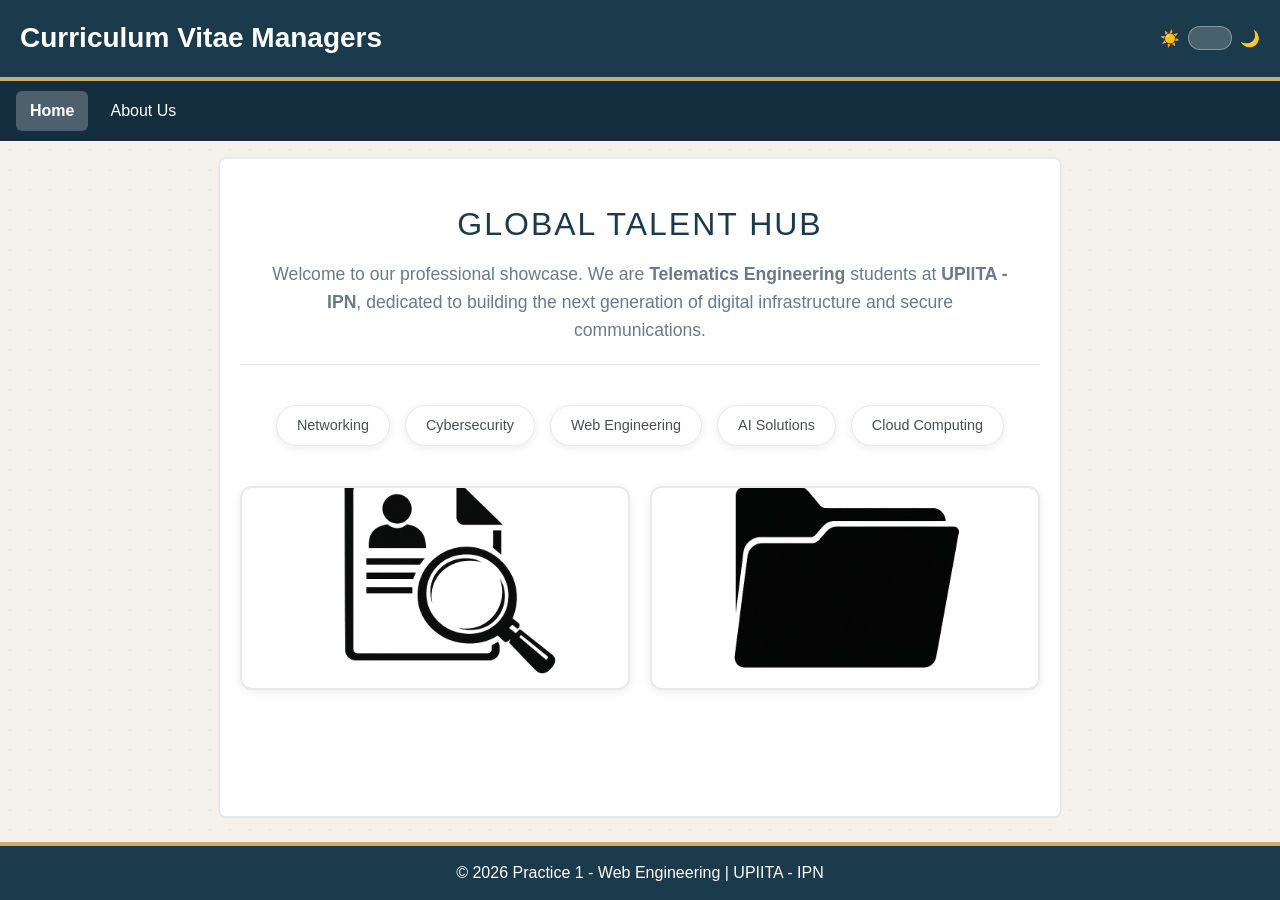
<file: index.html>
<!DOCTYPE html>
<html lang="en">

<head>
  <meta charset="UTF-8" />
  <meta name="viewport" content="width=device-width, initial-scale=1.0" />
  <title>CV Manager | Professional Portfolio</title>

  <link rel="stylesheet" href="css/reset.css">
  <link rel="stylesheet" href="css/style.css">
</head>

<body>
  <header>
    <h1>Curriculum Vitae Managers</h1>

    <div class="theme-toggle">
      <input type="checkbox" id="darkmode-toggle" aria-label="Toggle light/dark theme">
      <label for="darkmode-toggle" class="toggle-label">
        <span aria-hidden="true">☀️</span>
        <span class="toggle-pill" aria-hidden="true">
          <span class="toggle-thumb" aria-hidden="true"></span>
        </span>
        <span aria-hidden="true">🌙</span>
      </label>
    </div>
  </header>

  <nav class="sidebar">
    <ul>
      <li><a href="index.html" class="active">Home</a></li>
      <li><a href="aboutus.html">About Us</a></li>
    </ul>
  </nav>

  <main class="content">
    <section class="intro-text">
      <h2>Global Talent Hub</h2>
      <p>Welcome to our professional showcase. We are <strong>Telematics Engineering</strong> students at <strong>UPIITA
          - IPN</strong>, dedicated to building the next generation of digital infrastructure and secure communications.
      </p>
    </section>

    <section class="skills-bar">
      <div class="skill-item"><span>Networking</span></div>
      <div class="skill-item"><span>Cybersecurity</span></div>
      <div class="skill-item"><span>Web Engineering</span></div>
      <div class="skill-item"><span>AI Solutions</span></div>
      <div class="skill-item"><span>Cloud Computing</span></div>
    </section>

    <div class="galeria">
      <figure class="card">
        <a href="cvs.html">
          <img src="img/CVs.png" alt="Professional Resumes">
          <figcaption>
            <h4>View Resumes</h4>
            <p>Explore our academic background and technical expertise.</p>
          </figcaption>
        </a>
      </figure>

      <figure class="card">
        <a href="projects.html">
          <img src="img/folder.png" alt="Technical Projects">
          <figcaption>
            <h4>Project Portfolio</h4>
            <p>From network architecture to AI-driven security solutions.</p>
          </figcaption>
        </a>
      </figure>
    </div>
  </main>

  <footer>
    <p>&copy; 2026 Practice 1 - Web Engineering | UPIITA - IPN</p>
  </footer>
</body>

</html>
</file>
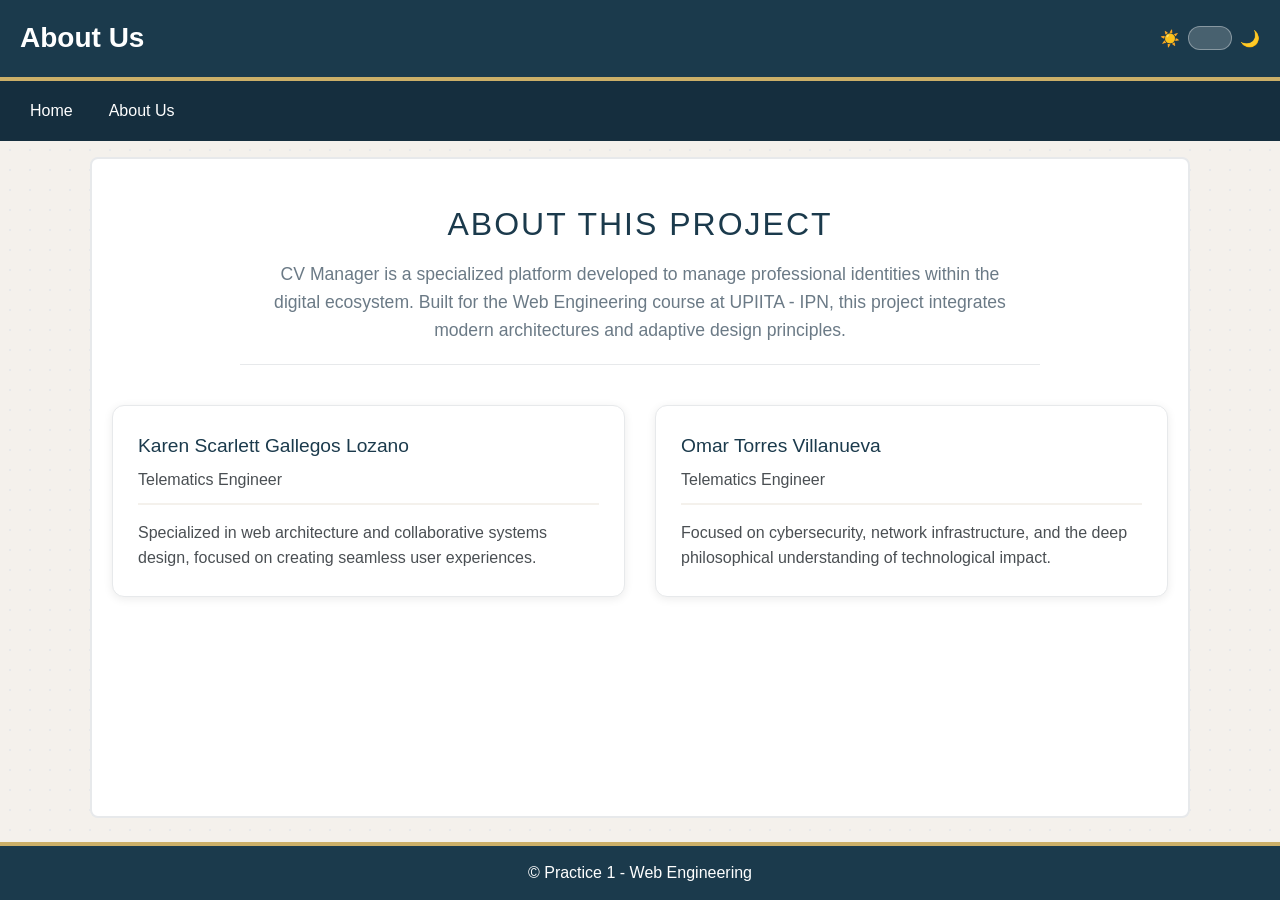
<file: aboutus.html>
<!DOCTYPE html>
<html lang="es">

<head>
  <meta charset="UTF-8" />
  <meta name="viewport" content="width=device-width, initial-scale=1.0" />
  <title>About Us</title>
  <link rel="stylesheet" href="css/reset.css">
  <link rel="stylesheet" href="css/style.css">
</head>

<body>
  <header>
    <h1>About Us</h1>

    <div class="theme-toggle">
      <input type="checkbox" id="darkmode-toggle" aria-label="Cambiar tema claro/oscuro">
      <label for="darkmode-toggle" class="toggle-label">
        <span aria-hidden="true">☀️</span>
        <span class="toggle-pill" aria-hidden="true">
          <span class="toggle-thumb" aria-hidden="true"></span>
        </span>
        <span aria-hidden="true">🌙</span>
      </label>
    </div>
  </header>



  <nav class="sidebar">
    <ul>
      <li><a href="index.html">Home</a></li>
      <li><a href="aboutus.html">About Us</a></li>
    </ul>
  </nav>

  <main class="content">
    <section class="intro-text">
      <h2>About This Project</h2>
      <p>
        CV Manager is a specialized platform developed to manage professional identities
        within the digital ecosystem. Built for the Web Engineering course at
        UPIITA - IPN, this project integrates modern architectures
        and adaptive design principles.
      </p>
    </section>

    <section class="team-grid">
      <article class="profile-preview">
        <div class="profile-header">
          <h3>Karen Scarlett Gallegos Lozano</h3>
          <span class="badge">Telematics Engineer</span>
        </div>
        <p>Specialized in web architecture and collaborative systems design, focused on creating seamless user
          experiences.</p>
      </article>

      <article class="profile-preview">
        <div class="profile-header">
          <h3>Omar Torres Villanueva</h3>
          <span class="badge">Telematics Engineer</span>
        </div>
        <p>Focused on cybersecurity, network infrastructure, and the deep philosophical understanding of technological
          impact.</p>
      </article>
    </section>
  </main>

  <footer>
    <p>&copy; Practice 1 - Web Engineering</p>
  </footer>
</body>

</html>
</file>
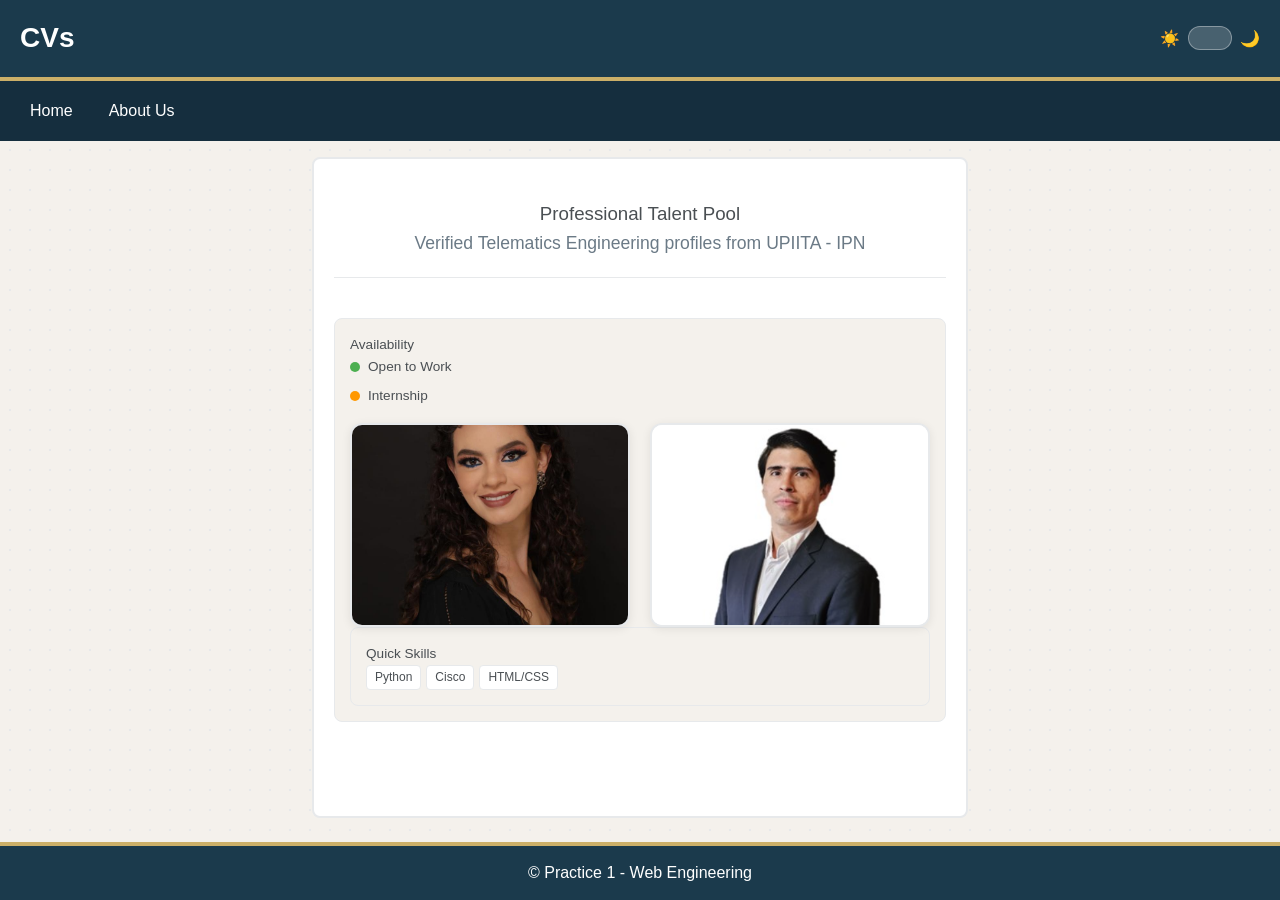
<file: cvs.html>
<!DOCTYPE html>
<html lang="es">

<head>
  <meta charset="UTF-8" />
  <meta name="viewport" content="width=device-width, initial-scale=1.0" />
  <title>CVs</title>
  <link rel="stylesheet" href="css/reset.css">
  <link rel="stylesheet" href="css/style.css">
</head>

<body>
  <header>
    <h1>CVs</h1>

    <div class="theme-toggle">
      <input type="checkbox" id="darkmode-toggle" aria-label="Cambiar tema claro/oscuro">
      <label for="darkmode-toggle" class="toggle-label">
        <span aria-hidden="true">☀️</span>
        <span class="toggle-pill" aria-hidden="true">
          <span class="toggle-thumb" aria-hidden="true"></span>
        </span>
        <span aria-hidden="true">🌙</span>
      </label>
    </div>
  </header>

  <nav class="sidebar">
    <ul>
      <li><a href="index.html">Home</a></li>
      <li><a href="aboutus.html">About Us</a></li>
    </ul>
  </nav>
  
  <main class="content">
    <section class="intro-text">
      <h3>Professional Talent Pool</h3>
      <p>Verified Telematics Engineering profiles from UPIITA - IPN</p>
    </section>

    <div class="cv-layout">
      <aside class="cv-aside left">
        <h4>Availability</h4>
        <ul class="status-list">
          <li><span class="dot green"></span> Open to Work</li>
          <li><span class="dot orange"></span> Internship</li>
        </ul>
        </nav>

        <div class="galeria">
          <figure class="card">
            <a href="pdf/scarCV.pdf" target="_blank">
              <img src="img/scar.jpeg" alt="Scarlett Gallegos">
              <figcaption>
                <h4>Karen Scarlett Gallegos Lozano</h4>
                <p>Telematics Engineering</p>
              </figcaption>
            </a>
          </figure>

          <figure class="card">
            <a href="pdf/omarCV.pdf" target="_blank">
              <img src="img/omar.jpeg" alt="Omar Torres">
              <figcaption>
                <h4>Omar Torres Villanueva</h4>
                <p>Telematics Engineering</p>
              </figcaption>
            </a>
          </figure>
        </div>

        <aside class="cv-aside right">
          <h4>Quick Skills</h4>
          <div class="mini-tags">
            <span>Python</span>
            <span>Cisco</span>
            <span>HTML/CSS</span>
          </div>
        </aside>
      </aside>
    </div>
  </main>

  <footer>
    <p>&copy; Practice 1 - Web Engineering</p>
  </footer>
</body>

</html>
</file>
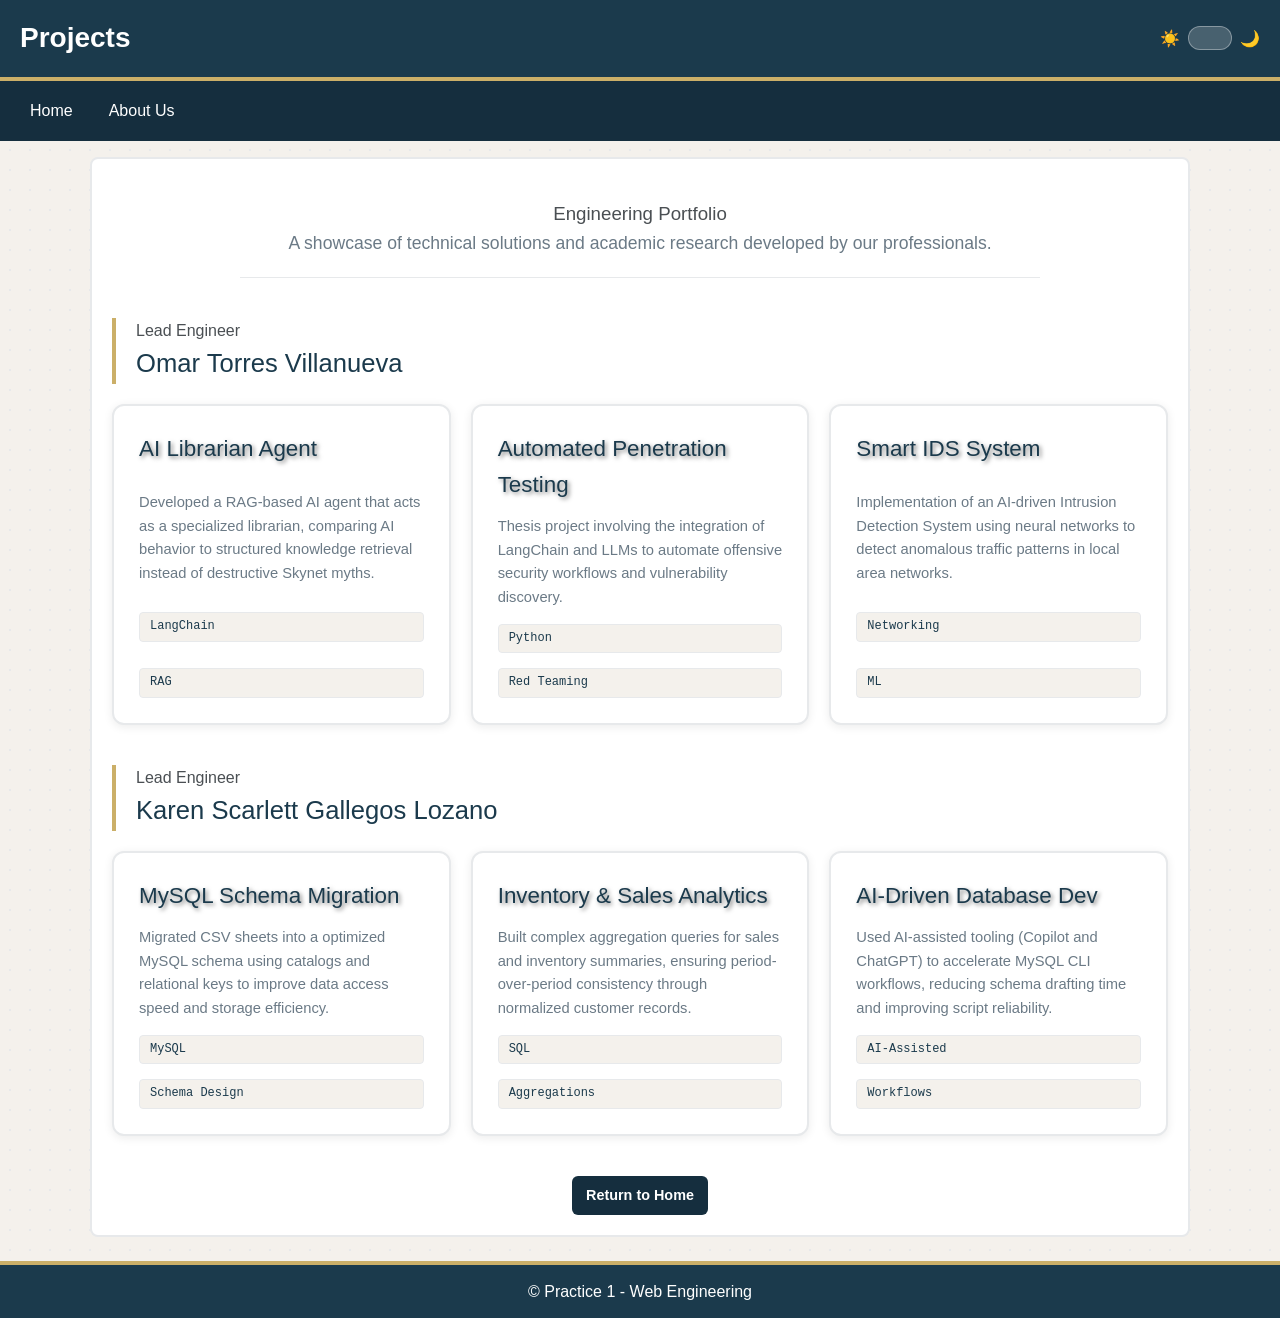
<file: projects.html>
<!DOCTYPE html>
<html lang="es">

<head>
  <meta charset="UTF-8" />
  <meta name="viewport" content="width=device-width, initial-scale=1.0" />
  <title>Projects</title>
  <link rel="stylesheet" href="css/reset.css">
  <link rel="stylesheet" href="css/style.css">
</head>

<body>
  <header>
    <h1>Projects</h1>

    <div class="theme-toggle">
      <input type="checkbox" id="darkmode-toggle" aria-label="Cambiar tema claro/oscuro">
      <label for="darkmode-toggle" class="toggle-label">
        <span aria-hidden="true">☀️</span>
        <span class="toggle-pill" aria-hidden="true">
          <span class="toggle-thumb" aria-hidden="true"></span>
        </span>
        <span aria-hidden="true">🌙</span>
      </label>
    </div>
  </header>


  <nav class="sidebar">
    <ul>
      <li><a href="index.html">Home</a></li>
      <li><a href="aboutus.html">About Us</a></li>
    </ul>
  </nav>

  <main class="content">
    <section class="intro-text">
      <h3>Engineering Portfolio</h3>
      <p>A showcase of technical solutions and academic research developed by our professionals.</p>
    </section>

    <div class="project-header">
      <span class="badge">Lead Engineer</span>
      <h3>Omar Torres Villanueva</h3>
    </div>

    <div class="galeria">
      <article class="card">
        <div class="card-info-content">
          <h4>AI Librarian Agent</h4>
          <p>Developed a RAG-based AI agent that acts as a specialized librarian, comparing AI behavior to structured
            knowledge retrieval instead of destructive Skynet myths.</p>
          <span class="skill-tag">LangChain</span> <span class="skill-tag">RAG</span>
        </div>
      </article>

      <article class="card">
        <div class="card-info-content">
          <h4>Automated Penetration Testing</h4>
          <p>Thesis project involving the integration of LangChain and LLMs to automate offensive security workflows and
            vulnerability discovery.</p>
          <span class="skill-tag">Python</span> <span class="skill-tag">Red Teaming</span>
        </div>
      </article>

      <article class="card">
        <div class="card-info-content">
          <h4>Smart IDS System</h4>
          <p>Implementation of an AI-driven Intrusion Detection System using neural networks to detect anomalous traffic
            patterns in local area networks.</p>
          <span class="skill-tag">Networking</span> <span class="skill-tag">ML</span>
        </div>
      </article>
    </div>

    <div class="project-header">
      <span class="badge">Lead Engineer</span>
      <h3>Karen Scarlett Gallegos Lozano</h3>
    </div>

    <div class="galeria">
      <article class="card">
        <div class="card-info-content">
          <h4>MySQL Schema Migration</h4>
          <p>Migrated CSV sheets into a optimized MySQL schema using catalogs and relational keys to improve data access
            speed and storage efficiency.</p>
          <span class="skill-tag">MySQL</span> <span class="skill-tag">Schema Design</span>
        </div>
      </article>

      <article class="card">
        <div class="card-info-content">
          <h4>Inventory & Sales Analytics</h4>
          <p>Built complex aggregation queries for sales and inventory summaries, ensuring period-over-period
            consistency through normalized customer records.</p>
          <span class="skill-tag">SQL</span> <span class="skill-tag">Aggregations</span>
        </div>
      </article>

      <article class="card">
        <div class="card-info-content">
          <h4>AI-Driven Database Dev</h4>
          <p>Used AI-assisted tooling (Copilot and ChatGPT) to accelerate MySQL CLI workflows, reducing schema drafting
            time and improving script reliability.</p>
          <span class="skill-tag">AI-Assisted</span> <span class="skill-tag">Workflows</span>
        </div>
      </article>
    </div>

    <p style="text-align: center; margin-top: 30px;">
      <a href="index.html" class="btn-cv">Return to Home</a>
    </p>
  </main>

  </div>

  <footer>
    <p>&copy; Practice 1 - Web Engineering</p>
  </footer>
</body>

</html>
</file>
<file: css/style.css>
/*Estoy asignando los roldoes del sistema de diseño
para que sea mas sencillo identificarlos
Ya si queremos cambialor solo lo cambiamos directamente de aqui y no estar buscando linea por linea*/
:root{

  /* Esto es para el tema claro*/
  /*Utilize la pagina de adobe color para sacar una triada de colores*/
  --bg: #F4F1EC; /*background*/
  --surface: #FFFFFF; /*superficie*/
  --text: #4a4f53; /*Texto principal*/
  --text-muted: #6b7a86 ; /*texto secundario*/
  --border: #e7e9eb; /*bordes*/

  --brand: #1b3a4c; /*color de fondo del título o header*/
  --brand-2: #152e3e; /*segunda tonalidad del fondo*/
  --nav: #1b3a4c; /*Para el menu*/

  --accent: #CBAF68;  /*color secuandario para realtar cosas importantes */
  --accent-2: #D2BE82;
  --shadow: 0 2px 10px rgba(0,0,0,0.08); /*sombra para tarjetas en modo claro*/
}


* {
    box-sizing: border-box;
    margin: 0;
    padding: 0;
}

/* Estilos generales */
body {
  min-height: 100svh;
  display: flex;
  flex-direction: column;
  font-family: 'Inter', sans-serif;
  line-height: 1.6;
  background-color: var(--bg);
  color: var(--text);
  background-image: radial-gradient(var(--border) 1px, transparent 1px);
  background-size: 20px 20px;
}

main {
  flex: 1; /* para que main ocupe el espacio restante entre header y footer */
} 
 
/* Header */
header {
    background-color: var(--brand);
    color: var(--surface);
    padding: 16px 20px;
    text-align: center;
    border-bottom: 4px solid var(--accent);
    display: flex;
    align-items: center;
    justify-content: space-between;
    gap: 12px;
}


header h1 {
  font-size: clamp(1.25rem, 2.5vw, 1.75rem);
  font-weight: 700;
}

 
/* Contenedor principal */
.container {
    display: flex; /* Flexbox para sidebar y contenido */
    gap: 12px; /* espacio entre sidebar y content */
    padding: 5px; /* padding lateral del container */
}
 
/* Contenedor del menú (antes "sidebar") */
.sidebar {
  background-color: var(--brand-2);
  color: var(--surface);
  width: 100%;                /* ocupa el ancho disponible */
  padding: 10px 16px;
  margin-bottom: 16px;
  position: sticky;
  top: 0;
  z-index: 100;

  /* Opcional: que el fondo y el radio se vea como barra */
  display: flex;
}

/* La lista se vuelve una fila horizontal */
.sidebar ul {
  display: flex;              /* clave: horizontal */
  flex-wrap: wrap;            /* permite que brinque a otra línea si no cabe */
  gap: 8px;                   /* espacio entre botones (en lugar de margin) */
  align-items: center;        /* centrado vertical */
  justify-content: flex-start;/* puedes usar center o space-between según prefieras */
  padding: 0;
  margin: 0;
  list-style: none;
}

/* Eliminamos márgenes/estilos verticales del li */
.sidebar ul li {
  margin: 0;
  padding: 0;
  list-style: none;
}

/* Los enlaces ahora son botones horizontales */
.sidebar ul li a {
  display: block;             /* botón clickeable completo */
  padding: 0 14px;
  line-height: 40px;          /* alto del botón */
  color: var(--surface);
  text-decoration: none;
  border-radius: 6px;
  font-size: 16px;

  /* Opcional: fondo al hover para mayor contraste */
  transition: background-color .2s ease, color .2s ease;
}

.sidebar ul li a:hover,
.sidebar ul li a:focus-visible {
  background-color: color-mix(in srgb, var(--surface) 14%, transparent);
  text-decoration: none;      /* quita subrayado si no lo quieres */
}

/* Estado activo (opcional) */
.sidebar ul li a.active {
  background-color: color-mix(in srgb, var(--surface) 24%, transparent);
  font-weight: 600;
}
 
/* Contenido principal */
.content {
    background-color: var(--surface);
    margin-bottom: 24px;
    padding: 20px;
    border: 2px solid var(--border);
    border-radius: 8px;
    max-width: 1100px;        /* límite agradable en desktop */
    margin-inline: auto;      /* centra horizontalmente */

}
 
/* Footer */
footer {
    background-color: var(--brand);
    color: var(--surface);
    text-align: center;
    padding: 14px;
    border-top: 4px solid var(--accent);
}
 

a:hover{
    text-decoration: underline;
}

/* ===== Galería de imágenes (6 tarjetas) ===== */

/* Contenedor de la galería: grid de 3 columnas en desktop */
.galeria {
  margin-top: 16px;
  max-width: 1100px;
  margin-inline: auto; /* centra la galería */

  display: grid;
  grid-template-columns: repeat(auto-fit, minmax(280px, 1fr));
  gap: 20px; /* separación entre tarjetas */
  justify-content: center;
}

/* Tarjeta (aplica Box Model: border, padding, margin, sombra) */
.card {
  transition: transform .2s ease, box-shadow .2s ease;
  display: block;
  background-color: var(--surface);
  border: 2px solid var(--border);
  border-radius: 12px;
  overflow: hidden;
  box-shadow: 0 2px 10px rgba(0,0,0,0.08); /*permite agregarle efectos de sombra al borde o dimensión*/
  color: inherit; /*hereda el color del texto del contenedor padre*/
  position: relative;
}

.card:hover figcaption{
  transform: translateY(0);
}
.card:hover{
  transform: translateY(-4px);
  box-shadow: 0 8px 24px rgba(0,0,0,0.14);
}
.card:hover img{
  transform: scale(1.05);
}

/* Imagen dentro de la tarjeta */
.card img {
  width: 100%;
  height: 200px;       /* alto consistente para todas */
  object-fit: cover;   /* recorta manteniendo proporción */
  display: block;
  transition: transform .4s ease;
}

/* Texto de la tarjeta */
.card figcaption {
  padding: 35px; /* padding aplicado (Box Model) */
  text-align: center;
  font-size: 1.1rem;
  font-weight: 600;
  letter-spacing: 0.05em;
  position: absolute;
  bottom: 0; left: 0; right: 0;
  background: linear-gradient(transparent, rgba(0,0,0,0.6));
  color: #fff;
  transform: translateY(100%);
  transition: transform .3s ease;
}

.card h4 {
  margin-bottom: 8px; 
  font-size: 1rem;
  color: var(--text);
}

.card p {
  margin: 0;
  color: var(--text-muted);
  font-size: 0.92rem;
}

/* Enlaces dentro de la galería (si los usas) */
.galeria a {
  color: var(--accent);
  text-decoration: none;
}
.galeria a:hover {
  text-decoration: underline;
}

/* ===== Responsivo ===== */
@media (max-width: 1000px) {
  /* Tu layout ya usa flex. Aquí solo hacemos la galería de 2 columnas */
  .galeria { grid-template-columns: repeat(2, 1fr); }
}
@media (max-width: 640px) {
  body{
    padding: 0 10px; /* padding lateral para móviles */
  }
  .container { 
    /* Para pantallas pequeñas, apilamos sidebar y content */
    flex-direction: column; 
  }
  .sidebar { width: 100%; }
  .galeria { grid-template-columns: 1fr; }
}

/*Para el boton de CV*/
.btn-cv{
  display: inline-block;
  margin-top: 10px;
  padding: 8px 14px;
  background-color: var(--brand-2);
  color: var(--surface);
  text-decoration: none;
  border-radius: 6px;
  font-weight: 600;
  font-size: 0.9rem;
  transition: background-color .2s ease, transform .2s ease;
}

.btn-cv:hover{
  background-color: var(--accent-2);
  transform: translateY(-1px);
  color: var(--brand);
}





.theme-toggle{ display:inline-flex; align-items:center; gap:10px; }
.theme-toggle input{ position:absolute; opacity:0; width:1px; height:1px; }
.toggle-label{
  display:inline-flex; align-items:center; gap:8px; color: var(--surface);
  cursor:pointer; user-select:none;
}
.toggle-pill{
  --h:24px; --w:44px;
  position:relative; width:var(--w); height:var(--h);
  background: rgba(255,255,255,.2);
  border:1px solid rgba(255,255,255,.35);
  border-radius:999px; padding:2px;
}
.toggle-thumb{
  width: calc(var(--h) - 4px); height: calc(var(--h) - 4px);
  background:#fff; border-radius:50%;
  transform: translateX(0);
  transition: transform .2s ease;
}
#darkmode-toggle:checked + .toggle-label .toggle-thumb{
  transform: translateX(calc(var(--w) - var(--h)));
}

:root:has(#darkmode-toggle:checked){

  /*Esto es el color para el modo oscuro*/

  --bg: #0E141B;
  --surface: #15202B;
  --text: #E6EDF3;
  --text-muted: #A7B3BD;
  --border: #22303C;

  --brand: #143A52;   /* header */
  --brand-2: #143A52; /* footer */
  --nav: #143A52;     /* barra */

  --accent: #CBAF68;
  --accent-2: #D2BE82;

  /* sombra un poco más marcada en oscuro */
  --shadow: 0 4px 18px rgba(0,0,0,0.35);
}


/* ===== Contraste del header y nav (solo texto) ===== */
:root:has(#darkmode-toggle:checked) header{
  color: #E6EDF3; /* texto claro sobre brand oscuro */
}
:root:has(#darkmode-toggle:checked) .sidebar,
:root:has(#darkmode-toggle:checked) .sidebar a{
  color: #E6EDF3; /* texto claro en nav y enlaces */
}

/* Hover del nav más sutil en oscuro */
:root:has(#darkmode-toggle:checked) .sidebar ul li a:hover,
:root:has(#darkmode-toggle:checked) .sidebar ul li a:focus-visible{
  background-color: rgba(230, 237, 243, 0.14); /* 14% del texto */
}
:root:has(#darkmode-toggle:checked) .sidebar ul li a.active{
  background-color: rgba(230, 237, 243, 0.22);
}

:root:has(#darkmode-toggle:checked) .toggle-pill{
  background: var(--accent);
}

/* ===== Tarjeta más limpia en oscuro ===== */
:root:has(#darkmode-toggle:checked) .card{
  background-color: var(--surface);
  border-color: var(--border);
  box-shadow: var(--shadow);
}

/* Si notas que el área del figcaption se funde con la imagen,
   dale una ligera banda para separar visualmente: */
:root:has(#darkmode-toggle:checked) .card figcaption{
  background: color-mix(in srgb, var(--surface) 94%, transparent);
}

/* (Opcional) redondeos y borde del contenedor principal en oscuro */
:root:has(#darkmode-toggle:checked) .content{
  background: var(--surface);
  border-color: var(--border);
}

/* Toggle del tema que herede el color del header */
:root:has(#darkmode-toggle:checked) .toggle-label{
  color: inherit;
}


:root:has(#darkmode-toggle:checked) footer{
  background-color: var(--brand);
  color: var(--text);
  border-top-color: var(--border);
}



/* MEJORA DE LA INTRODUCCIÓN */
.intro-text {
    text-align: center;
    max-width: 800px;
    margin: 0 auto 40px; /* Centrado y margen inferior */
    padding: 20px;
    border-bottom: 1px solid var(--border); /* Línea de separación */
}

.intro-text h2 {
    font-size: 2rem;
    color: var(--brand);
    margin-bottom: 10px;
    text-transform: uppercase;
    letter-spacing: 2px;
}

.intro-text p {
    font-size: 1.1rem;
    color: var(--text-muted);
}

/* CARDS */
/* Ajustamos el contenedor de información dentro de la card */
.card figcaption {
    display: flex; /* Mantenemos estructura de posicionamiento absoluto */
    flex-direction: column;
    justify-content: flex-end; /* Texto al fondo del panel */
    padding: 20px;
    background: linear-gradient(to top, rgba(21, 32, 43, 0.9) 0%, transparent 100%);
}

.card h4 {
    color: var(--accent); /* color dorado para el título */
    font-size: 1.4rem;
    margin-bottom: 5px;
    text-shadow: 2px 2px 4px rgba(0,0,0,0.5);
}

.card figcaption p {
    color: #ffffff; /* Texto blanco para legibilidad sobre el gradiente */
    font-size: 0.95rem;
    font-weight: 400;
    line-height: 1.4;
    opacity: 0.9;
}


:root:has(#darkmode-toggle:checked) .intro-text h2 {
    color: var(--accent); /* En modo oscuro, el título resalta más en dorado */
}

:root:has(#darkmode-toggle:checked) .intro-text {
    border-bottom-color: var(--accent); /* El detalle del 10% aplicado */
}



/* SKILLS BAR */
.skills-bar {
    display: flex;
    justify-content: center;
    flex-wrap: wrap;
    gap: 15px;
    margin-bottom: 40px;
    padding: 0 20px;
}

.skill-item {
    background-color: var(--surface);
    border: 1px solid var(--border);
    padding: 8px 20px;
    border-radius: 50px; /* Forma de píldora */
    font-size: 0.9rem;
    font-weight: 500;
    color: var(--text);
    transition: all 0.3s ease;
    box-shadow: var(--shadow);
}

.skill-item:hover {
    border-color: var(--accent);
    color: var(--accent);
    transform: translateY(-3px);
}

/* Modo oscuro para los items */
:root:has(#darkmode-toggle:checked) .skill-item {
    background-color: var(--brand);
    border-color: var(--border);
}


/* ABOUT US */
.team-grid {
    display: flex;
    gap: 30px;
    justify-content: center;
    width: 100%;
    margin-top: 30px;
}

.profile-preview {
    flex: 1;
    background-color: var(--surface);
    border: 1px solid var(--border);
    padding: 25px;
    border-radius: 12px;
    box-shadow: var(--shadow);
    transition: transform 0.3s ease;
}

.profile-preview:hover {
    transform: translateY(-5px);
    border-color: var(--accent);
}

.profile-header {
    margin-bottom: 15px;
    border-bottom: 2px solid var(--bg);
    padding-bottom: 10px;
}

.profile-header h3 {
    color: var(--brand);
    font-size: 1.2rem;
    margin-bottom: 5px;
}

/* Modo oscuro para los perfiles */
:root:has(#darkmode-toggle:checked) .profile-preview {
    background-color: var(--surface);
    border-color: var(--border);
}

:root:has(#darkmode-toggle:checked) .profile-header h3 {
    color: var(--accent);
}

/* CV PAGE - SIDEBARS & LAYOUT */
.cv-layout {
    display: flex;
    gap: 20px;
    align-items: flex-start;
    width: 100%;
}

.cv-aside {
    flex: 0 0 150px; /* Ancho fijo para los laterales */
    padding: 15px;
    background-color: var(--bg);
    border: 1px solid var(--border);
    border-radius: 8px;
    font-size: 0.85rem;
}

/* Estilo para los indicadores de estatus */
.status-list { list-style: none; padding: 0; }
.status-list li { margin-bottom: 8px; display: flex; align-items: center; gap: 8px; }

.dot { width: 10px; height: 10px; border-radius: 50%; display: inline-block; }
.green { background-color: #4CAF50; }
.orange { background-color: #FF9800; }

/* Estilo para mini tags */
.mini-tags { display: flex; flex-wrap: wrap; gap: 5px; }
.mini-tags span {
    background: var(--surface);
    border: 1px solid var(--border);
    padding: 2px 8px;
    border-radius: 4px;
    font-size: 0.75rem;
}


/* PROJECTS PAGE - SPECIAL STYLES */
.project-header {
    margin: 40px 0 20px;
    padding-left: 20px;
    border-left: 4px solid var(--accent);
}

.project-header h3 {
    font-size: 1.6rem;
    color: var(--brand);
}

.card-info-content {
    padding: 25px;
    height: 100%;
    display: flex;
    flex-direction: column;
    justify-content: space-between;
}

.card-info-content h4 {
    color: var(--brand);
    margin-bottom: 12px;
}

.skill-tag {
    display: inline-block;
    background-color: var(--bg);
    border: 1px solid var(--border);
    padding: 4px 10px;
    border-radius: 4px;
    font-size: 0.75rem;
    margin-top: 15px;
    color: var(--brand);
    font-family: 'Courier New', Courier, monospace;
}
</file>
